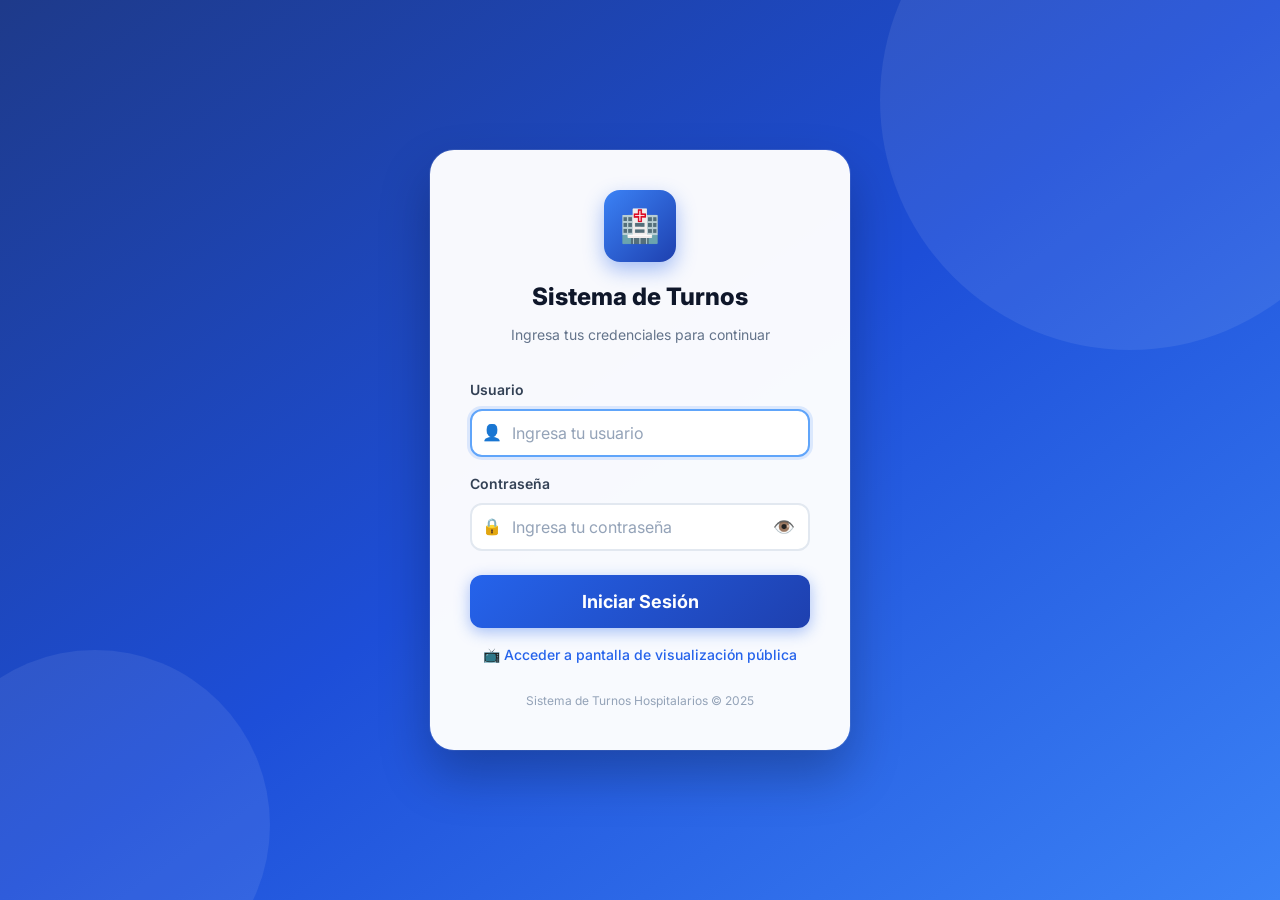
<file: index.html>
<!DOCTYPE html>
<html lang="es">
<head>
  <meta charset="UTF-8" />
  <meta name="viewport" content="width=device-width, initial-scale=1.0" />
  <title>Sistema de Turnos — Iniciar Sesión</title>
  <meta name="description" content="Sistema de gestión de turnos hospitalarios. Inicia sesión para acceder." />
  <!-- Estilos globales y de login -->
  <link rel="stylesheet" href="css/main.css" />
  <link rel="stylesheet" href="css/login.css" />
</head>
<body>

<!-- ========================================================
     PÁGINA DE LOGIN UNIVERSAL
     Todos los usuarios ingresan aquí y son redirigidos
     automáticamente según su rol tras autenticarse.
     ======================================================== -->
<div class="login-page">

  <!-- Tarjeta de login centrada -->
  <div class="login-card">

    <!-- Logo del sistema -->
    <div class="login-logo">
      <div class="login-logo-circle">
        <span>🏥</span>
      </div>
    </div>

    <h1 class="login-title">Sistema de Turnos</h1>
    <p class="login-subtitle">Ingresa tus credenciales para continuar</p>

    <!-- Formulario de autenticación -->
    <form class="login-form" id="login-form" autocomplete="off" novalidate>

      <!-- Campo: usuario -->
      <div class="input-group">
        <label class="input-label" for="username">Usuario</label>
        <div class="input-icon-wrapper">
          <span class="input-icon">👤</span>
          <input
            type="text"
            id="username"
            class="input-field"
            placeholder="Ingresa tu usuario"
            autocomplete="username"
            required
          />
        </div>
      </div>

      <!-- Campo: contraseña -->
      <div class="input-group">
        <label class="input-label" for="password">Contraseña</label>
        <div class="input-icon-wrapper" style="position: relative;">
          <span class="input-icon">🔒</span>
          <input
            type="password"
            id="password"
            class="input-field"
            placeholder="Ingresa tu contraseña"
            autocomplete="current-password"
            style="padding-right: 40px;"
            required
          />
          <button type="button" id="toggle-password" tabindex="-1" style="
              position: absolute; right: 10px; top: 50%; transform: translateY(-50%);
              background: none; border: none; font-size: 1.1rem; color: #64748b;
              cursor: pointer; padding: 5px; display: flex; align-items: center; justify-content: center;
          ">
            👁️
          </button>
        </div>
      </div>

      <!-- Mensaje de error (oculto por defecto) -->
      <div id="login-error" class="login-error" role="alert"></div>

      <!-- Botón de ingreso -->
      <button type="submit" class="login-btn" id="login-btn">
        Iniciar Sesión
      </button>

    </form>

    <!-- Acceso directo a la pantalla pública sin login -->
    <a href="display.html" class="display-link">
      📺 Acceder a pantalla de visualización pública
    </a>

    <p class="login-footer">
      Sistema de Turnos Hospitalarios &copy; 2025
    </p>

  </div><!-- /login-card -->
</div><!-- /login-page -->

<!-- Scripts: autenticación y lógica de login -->
<script src="js/auth.js"></script>
<script src="js/login.js"></script>
<script>
    const togglePassword = document.getElementById('toggle-password');
    const passwordInput = document.getElementById('password');

    if (togglePassword && passwordInput) {
        togglePassword.addEventListener('click', function () {
            const type = passwordInput.getAttribute('type') === 'password' ? 'text' : 'password';
            passwordInput.setAttribute('type', type);
            if (type === 'password') {
                this.textContent = '👁️';
                this.style.opacity = '1';
            } else {
                this.textContent = '👁️‍🗨️';
                this.style.opacity = '0.5';
            }
        });
    }
</script>

</body>
</html>
</file>
<file: css/main.css>
/* =============================================================
   main.css — Estilos globales y sistema de diseño
   Paleta profesional azul/blanco para sector salud.
   Todas las páginas importan este archivo.
   ============================================================= */

/* --- Google Fonts --- */
@import url('https://fonts.googleapis.com/css2?family=Inter:wght@300;400;500;600;700;800&display=swap');

/* --- Variables CSS (Design Tokens) --- */
:root {
  /* Paleta principal — Azul médico */
  --primary-50:  #eff6ff;
  --primary-100: #dbeafe;
  --primary-200: #bfdbfe;
  --primary-300: #93c5fd;
  --primary-400: #60a5fa;
  --primary-500: #3b82f6;
  --primary-600: #2563eb;
  --primary-700: #1d4ed8;
  --primary-800: #1e40af;
  --primary-900: #1e3a8a;

  /* Colores de estado */
  --success:     #10b981;
  --success-bg:  #d1fae5;
  --warning:     #f59e0b;
  --warning-bg:  #fef3c7;
  --danger:      #ef4444;
  --danger-bg:   #fee2e2;
  --paused:      #8b5cf6;
  --paused-bg:   #ede9fe;

  /* Neutros */
  --white:       #ffffff;
  --gray-50:     #f8fafc;
  --gray-100:    #f1f5f9;
  --gray-200:    #e2e8f0;
  --gray-300:    #cbd5e1;
  --gray-400:    #94a3b8;
  --gray-500:    #64748b;
  --gray-600:    #475569;
  --gray-700:    #334155;
  --gray-800:    #1e293b;
  --gray-900:    #0f172a;

  /* Tipografía */
  --font-family: 'Inter', -apple-system, BlinkMacSystemFont, sans-serif;
  --font-size-xs:   0.75rem;    /* 12px */
  --font-size-sm:   0.875rem;   /* 14px */
  --font-size-base: 1rem;       /* 16px */
  --font-size-lg:   1.125rem;   /* 18px */
  --font-size-xl:   1.25rem;    /* 20px */
  --font-size-2xl:  1.5rem;     /* 24px */
  --font-size-3xl:  1.875rem;   /* 30px */
  --font-size-4xl:  2.25rem;    /* 36px */
  --font-size-5xl:  3rem;       /* 48px */

  /* Espaciado */
  --space-1: 0.25rem;
  --space-2: 0.5rem;
  --space-3: 0.75rem;
  --space-4: 1rem;
  --space-5: 1.25rem;
  --space-6: 1.5rem;
  --space-8: 2rem;
  --space-10: 2.5rem;
  --space-12: 3rem;
  --space-16: 4rem;

  /* Bordes y sombras */
  --radius-sm:  0.375rem;
  --radius-md:  0.5rem;
  --radius-lg:  0.75rem;
  --radius-xl:  1rem;
  --radius-2xl: 1.5rem;
  --radius-full: 9999px;

  --shadow-sm:  0 1px 2px rgba(0,0,0,0.05);
  --shadow-md:  0 4px 6px rgba(0,0,0,0.07), 0 2px 4px rgba(0,0,0,0.05);
  --shadow-lg:  0 10px 15px rgba(0,0,0,0.1), 0 4px 6px rgba(0,0,0,0.05);
  --shadow-xl:  0 20px 25px rgba(0,0,0,0.1), 0 10px 10px rgba(0,0,0,0.04);

  /* Transiciones */
  --transition-fast:   150ms ease;
  --transition-normal: 250ms ease;
  --transition-slow:   400ms ease;
}

/* --- Reset y base --- */
*, *::before, *::after {
  box-sizing: border-box;
  margin: 0;
  padding: 0;
}

html {
  font-size: 16px;
  scroll-behavior: smooth;
}

body {
  font-family: var(--font-family);
  font-size: var(--font-size-base);
  color: var(--gray-800);
  background-color: var(--gray-50);
  line-height: 1.6;
  -webkit-font-smoothing: antialiased;
}

/* --- Scrollbar personalizada --- */
::-webkit-scrollbar { width: 6px; height: 6px; }
::-webkit-scrollbar-track { background: var(--gray-100); }
::-webkit-scrollbar-thumb { background: var(--primary-300); border-radius: var(--radius-full); }
::-webkit-scrollbar-thumb:hover { background: var(--primary-500); }

/* --- Componentes reutilizables --- */

/* Botón base */
.btn {
  display: inline-flex;
  align-items: center;
  justify-content: center;
  gap: var(--space-2);
  padding: var(--space-3) var(--space-6);
  border: none;
  border-radius: var(--radius-lg);
  font-family: var(--font-family);
  font-size: var(--font-size-base);
  font-weight: 600;
  cursor: pointer;
  transition: all var(--transition-fast);
  text-decoration: none;
  white-space: nowrap;
  user-select: none;
}

.btn:disabled {
  opacity: 0.45;
  cursor: not-allowed;
  transform: none !important;
}

/* Variantes de botón */
.btn-primary {
  background: var(--primary-600);
  color: var(--white);
  box-shadow: 0 2px 8px rgba(37, 99, 235, 0.35);
}
.btn-primary:hover:not(:disabled) {
  background: var(--primary-700);
  box-shadow: 0 4px 12px rgba(37, 99, 235, 0.45);
  transform: translateY(-1px);
}

.btn-success {
  background: var(--success);
  color: var(--white);
  box-shadow: 0 2px 8px rgba(16, 185, 129, 0.3);
}
.btn-success:hover:not(:disabled) {
  background: #059669;
  transform: translateY(-1px);
}

.btn-danger {
  background: var(--danger);
  color: var(--white);
  box-shadow: 0 2px 8px rgba(239, 68, 68, 0.3);
}
.btn-danger:hover:not(:disabled) {
  background: #dc2626;
  transform: translateY(-1px);
}

.btn-warning {
  background: var(--warning);
  color: var(--white);
  box-shadow: 0 2px 8px rgba(245, 158, 11, 0.3);
}
.btn-warning:hover:not(:disabled) {
  background: #d97706;
  transform: translateY(-1px);
}

.btn-secondary {
  background: var(--gray-200);
  color: var(--gray-700);
}
.btn-secondary:hover:not(:disabled) {
  background: var(--gray-300);
  transform: translateY(-1px);
}

.btn-outline {
  background: transparent;
  color: var(--primary-600);
  border: 2px solid var(--primary-300);
}
.btn-outline:hover:not(:disabled) {
  background: var(--primary-50);
  border-color: var(--primary-500);
}

/* Tamaños de botón */
.btn-sm { padding: var(--space-2) var(--space-4); font-size: var(--font-size-sm); }
.btn-lg { padding: var(--space-4) var(--space-8); font-size: var(--font-size-lg); border-radius: var(--radius-xl); }
.btn-xl { padding: var(--space-5) var(--space-10); font-size: var(--font-size-xl); border-radius: var(--radius-xl); }
.btn-block { width: 100%; }

/* Card */
.card {
  background: var(--white);
  border-radius: var(--radius-xl);
  box-shadow: var(--shadow-md);
  padding: var(--space-6);
  border: 1px solid var(--gray-100);
}

/* Badge de estado */
.badge {
  display: inline-flex;
  align-items: center;
  gap: var(--space-1);
  padding: var(--space-1) var(--space-3);
  border-radius: var(--radius-full);
  font-size: var(--font-size-xs);
  font-weight: 600;
  text-transform: uppercase;
  letter-spacing: 0.05em;
}

.badge-active   { background: var(--success-bg); color: #065f46; }
.badge-success  { background: var(--success-bg); color: #065f46; }
.badge-inactive { background: var(--danger-bg);  color: #991b1b; }
.badge-paused   { background: var(--paused-bg);  color: #5b21b6; }
.badge-high     { background: var(--danger-bg);  color: #991b1b; }
.badge-normal   { background: var(--primary-100);color: var(--primary-800); }

/* Animaciones */
.animate-pulse {
    animation: pulse-soft 1.5s infinite;
}

@keyframes pulse-soft {
    0%, 100% { opacity: 1; }
    50% { opacity: 0.5; }
}

/* Indicador de punto activo (animado) */
.dot {
  width: 8px;
  height: 8px;
  border-radius: 50%;
  display: inline-block;
}
.dot-active   { background: var(--success); animation: pulse-dot 2s infinite; }
.dot-inactive { background: var(--danger); }
.dot-paused   { background: var(--paused); }

@keyframes pulse-dot {
  0%, 100% { opacity: 1; transform: scale(1); }
  50% { opacity: 0.6; transform: scale(0.85); }
}

/* Contenedor de página */
.page-wrapper {
  min-height: 100vh;
  display: flex;
  flex-direction: column;
}

/* Header de navegación */
.navbar {
  background: var(--white);
  border-bottom: 1px solid var(--gray-200);
  padding: var(--space-4) var(--space-8);
  display: flex;
  align-items: center;
  justify-content: space-between;
  box-shadow: var(--shadow-sm);
  position: sticky;
  top: 0;
  z-index: 100;
}

.navbar-brand {
  display: flex;
  align-items: center;
  gap: var(--space-3);
  text-decoration: none;
  color: var(--primary-700);
}

.navbar-brand-logo {
  width: 36px;
  height: 36px;
  background: linear-gradient(135deg, var(--primary-600), var(--primary-800));
  border-radius: var(--radius-lg);
  display: flex;
  align-items: center;
  justify-content: center;
  color: white;
  font-size: 1.1rem;
  font-weight: 800;
}

.navbar-brand-text {
  font-size: var(--font-size-lg);
  font-weight: 700;
  color: var(--primary-700);
}

.navbar-right {
  display: flex;
  align-items: center;
  gap: var(--space-4);
}

.navbar-user {
  display: flex;
  align-items: center;
  gap: var(--space-2);
  color: var(--gray-600);
  font-size: var(--font-size-sm);
}

/* Contenido principal */
.main-content {
  flex: 1;
  padding: var(--space-8);
  max-width: 1400px;
  margin: 0 auto;
  width: 100%;
}

/* Título de sección */
.section-title {
  font-size: var(--font-size-2xl);
  font-weight: 700;
  color: var(--gray-900);
  margin-bottom: var(--space-6);
}

/* Input grupo */
.input-group {
  display: flex;
  flex-direction: column;
  gap: var(--space-2);
}

.input-label {
  font-size: var(--font-size-sm);
  font-weight: 600;
  color: var(--gray-700);
}

.input-field {
  padding: var(--space-3) var(--space-4);
  border: 2px solid var(--gray-200);
  border-radius: var(--radius-lg);
  font-family: var(--font-family);
  font-size: var(--font-size-base);
  color: var(--gray-800);
  background: var(--white);
  transition: border-color var(--transition-fast), box-shadow var(--transition-fast);
  outline: none;
}

.input-field:focus {
  border-color: var(--primary-400);
  box-shadow: 0 0 0 3px rgba(59, 130, 246, 0.15);
}

.input-field::placeholder { color: var(--gray-400); }

/* Mensaje de error / alerta inline */
.alert {
  padding: var(--space-3) var(--space-4);
  border-radius: var(--radius-lg);
  font-size: var(--font-size-sm);
  font-weight: 500;
}
.alert-error   { background: var(--danger-bg);  color: #991b1b; }
.alert-success { background: var(--success-bg); color: #065f46; }
.alert-info    { background: var(--primary-100);color: var(--primary-800); }
.alert-warning { background: var(--warning-bg); color: #92400e; }

/* Utilidades de layout */
.flex        { display: flex; }
.flex-col    { flex-direction: column; }
.items-center{ align-items: center; }
.justify-between { justify-content: space-between; }
.gap-2 { gap: var(--space-2); }
.gap-4 { gap: var(--space-4); }
.gap-6 { gap: var(--space-6); }
.grid-2 { display: grid; grid-template-columns: repeat(2, 1fr); gap: var(--space-6); }
.grid-4 { display: grid; grid-template-columns: repeat(4, 1fr); gap: var(--space-4); }

/* Divisor */
.divider {
  border: none;
  border-top: 1px solid var(--gray-200);
  margin: var(--space-6) 0;
}

/* Texto de ayuda */
.text-muted { color: var(--gray-500); font-size: var(--font-size-sm); }

/* Animación de entrada */
@keyframes fadeInUp {
  from { opacity: 0; transform: translateY(16px); }
  to   { opacity: 1; transform: translateY(0); }
}
.animate-in {
  animation: fadeInUp 0.35s ease forwards;
}

/* Responsivo tablet */
@media (max-width: 1024px) {
  .main-content { padding: var(--space-6); }
  .grid-4 { grid-template-columns: repeat(2, 1fr); }
}

/* Responsivo móvil */
@media (max-width: 640px) {
  .main-content { padding: var(--space-4); }
  .grid-2, .grid-4 { grid-template-columns: 1fr; }
  .navbar { padding: var(--space-3) var(--space-4); }
  .navbar-brand-text { display: none; } /* Ocultar nombre en móvil */
}
</file>
<file: css/login.css>
/* =============================================================
   login.css — Estilos de la pantalla de login
   ============================================================= */

/* Fondo con degradado azul médico */
.login-page {
    min-height: 100vh;
    display: flex;
    align-items: center;
    justify-content: center;
    background: linear-gradient(145deg, var(--primary-900) 0%, var(--primary-700) 50%, var(--primary-500) 100%);
    padding: var(--space-4);
    position: relative;
    overflow: hidden;
}

/* Círculos decorativos de fondo */
.login-page::before,
.login-page::after {
    content: '';
    position: absolute;
    border-radius: 50%;
    opacity: 0.08;
    background: white;
}

.login-page::before {
    width: 500px;
    height: 500px;
    top: -150px;
    right: -100px;
}

.login-page::after {
    width: 350px;
    height: 350px;
    bottom: -100px;
    left: -80px;
}

/* Tarjeta de login */
.login-card {
    width: 100%;
    max-width: 420px;
    background: rgba(255, 255, 255, 0.97);
    border-radius: var(--radius-2xl);
    box-shadow: 0 25px 50px rgba(0, 0, 0, 0.25), 0 0 0 1px rgba(255, 255, 255, 0.1);
    padding: var(--space-10);
    position: relative;
    z-index: 1;
    animation: fadeInUp 0.5s ease;
}

/* Logo y encabezado */
.login-logo {
    display: flex;
    justify-content: center;
    margin-bottom: var(--space-4);
}

.login-logo-circle {
    width: 72px;
    height: 72px;
    background: linear-gradient(135deg, var(--primary-500), var(--primary-800));
    border-radius: var(--radius-xl);
    display: flex;
    align-items: center;
    justify-content: center;
    box-shadow: 0 8px 20px rgba(37, 99, 235, 0.4);
}

.login-logo-circle span {
    font-size: 2rem;
    color: white;
}

.login-title {
    text-align: center;
    margin-bottom: var(--space-2);
    font-size: var(--font-size-2xl);
    font-weight: 800;
    color: var(--gray-900);
}

.login-subtitle {
    text-align: center;
    color: var(--gray-500);
    font-size: var(--font-size-sm);
    margin-bottom: var(--space-8);
}

/* Formulario */
.login-form {
    display: flex;
    flex-direction: column;
    gap: var(--space-4);
}

/* Input con icono */
.input-icon-wrapper {
    position: relative;
}

.input-icon {
    position: absolute;
    left: var(--space-3);
    top: 50%;
    transform: translateY(-50%);
    color: var(--gray-400);
    font-size: 1rem;
    pointer-events: none;
}

.input-icon-wrapper .input-field {
    padding-left: var(--space-10);
    width: 100%;
}

/* Botón de login */
.login-btn {
    margin-top: var(--space-2);
    padding: var(--space-4);
    font-size: var(--font-size-lg);
    border-radius: var(--radius-lg);
    background: linear-gradient(135deg, var(--primary-600), var(--primary-800));
    color: white;
    border: none;
    cursor: pointer;
    font-family: var(--font-family);
    font-weight: 700;
    transition: all var(--transition-normal);
    box-shadow: 0 4px 15px rgba(37, 99, 235, 0.4);
}

.login-btn:hover:not(:disabled) {
    transform: translateY(-2px);
    box-shadow: 0 8px 25px rgba(37, 99, 235, 0.5);
}

.login-btn:active:not(:disabled) {
    transform: translateY(0);
}

/* Mensaje de error */
.login-error {
    display: none;
    background: var(--danger-bg);
    color: #991b1b;
    border: 1px solid #fecaca;
    border-radius: var(--radius-md);
    padding: var(--space-3) var(--space-4);
    font-size: var(--font-size-sm);
    font-weight: 500;
    text-align: center;
}

.login-error.visible {
    display: block;
    animation: fadeInUp 0.3s ease;
}

/* Footer del card */
.login-footer {
    text-align: center;
    margin-top: var(--space-6);
    color: var(--gray-400);
    font-size: var(--font-size-xs);
}

/* Pantalla de display (acceso directo sin login) */
.display-link {
    display: block;
    text-align: center;
    margin-top: var(--space-4);
    color: var(--primary-600);
    font-size: var(--font-size-sm);
    text-decoration: none;
    font-weight: 500;
    transition: color var(--transition-fast);
}

.display-link:hover {
    color: var(--primary-800);
    text-decoration: underline;
}
</file>
